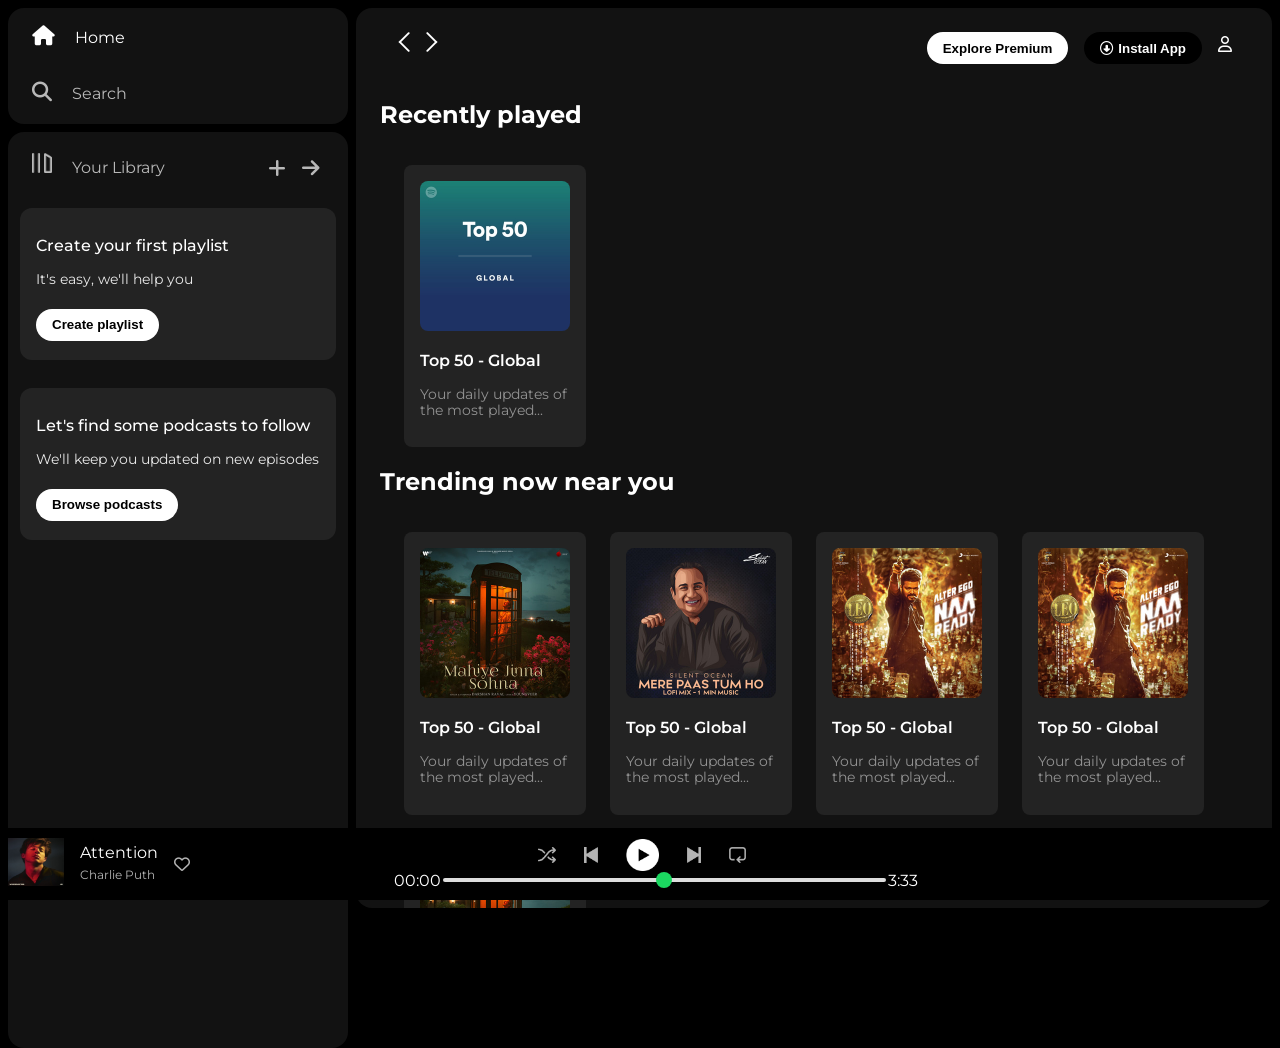
<file: index.html>
<!DOCTYPE html>
<html lang="en">
<head>
    <meta charset="UTF-8">
    <meta name="viewport" content="width=device-width, initial-scale=1.0">
    <link rel="stylesheet" href="https://cdnjs.cloudflare.com/ajax/libs/font-awesome/6.6.0/css/all.min.css" integrity="sha512-Kc323vGBEqzTmouAECnVceyQqyqdsSiqLQISBL29aUW4U/M7pSPA/gEUZQqv1cwx4OnYxTxve5UMg5GT6L4JJg==" crossorigin="anonymous" referrerpolicy="no-referrer" />
    <link rel="icon" href="./assets/logo.png">
    <title>Spotify - Web Player: Music for everyone</title>
    <link rel="stylesheet" href="style.css">
    <link rel="preconnect" href="https://fonts.googleapis.com">
    <link rel="preconnect" href="https://fonts.gstatic.com" crossorigin>
    <link href="https://fonts.googleapis.com/css2?family=Montserrat:ital,wght@0,100..900;1,100..900&display=swap" rel="stylesheet">
</head>
<body>
    <div class="main">
        <div class="sidebar">
            <div class="nav">
                <div class="nav-option" style="opacity: 1">
                    <i class="fa-solid fa-house"></i>
                    <a href="#">Home</a>
                </div>
                <div class="nav-option">
                    <i class="fa-solid fa-magnifying-glass"></i>
                    <a href="#">Search</a>
                </div>
            </div>
            <div class="library">
                <div class="options">
                    <div class="lib-option nav-option">
                        <img src="./assets/library_icon.png">
                        <a href="#">Your Library</a>
                    </div>
                    <div class="icons">
                        <i class="fa-solid fa-plus"></i>
                        <i class="fa-solid fa-arrow-right"></i>
                    </div>
                </div>
                <div class="lib-box">
                    <div class="box">
                        <p class="box-p1">Create your first playlist</p>
                        <p class="box-p2">It's easy, we'll help you</p>
                        <button class="badge">Create playlist</button>
                    </div>
                    <div class="box">
                        <p class="box-p1">Let's find some podcasts to follow</p>
                        <p class="box-p2">We'll keep you updated on new episodes</p>
                        <button class="badge">Browse podcasts</button>
                    </div>
                </div>
            </div>
        </div>
        <div class="main-content">
            <div class="sticky-nav">
                <div class="sticky-nav-icons">
                    <img src="./assets/backward_icon.png">
                    <img src="./assets/forward_icon.png" class="hide">
                </div>
                <div class="sticky-nav-options">
                    <button class="badge nav-item hide">Explore Premium</button>
                    <button class="badge nav-item dark-badge"><i class="fa-regular fa-circle-down" style="margin-right: 5px;"></i>Install App</button>
                    <i class="fa-regular fa-user nav-item"></i>
                </div>  
            </div>
            
                <h2>Recently played</h2>
                <div class="cards-container">
                    <div class="card">
                        <img src="./assets/card1img.jpeg" class="card-img">
                        <p class="card-title">Top 50 - Global</p>
                        <p class="card-info">Your daily updates of the most played...</p>
                    </div>
                </div>

                <h2>Trending now near you</h2>
                <div class="cards-container">
                    <div class="card">
                        <img src="./assets/card2img.jpeg" class="card-img">
                        <p class="card-title">Top 50 - Global</p>
                        <p class="card-info">Your daily updates of the most played...</p>
                    </div>
                    <div class="card">
                        <img src="./assets/card3img.jpeg" class="card-img">
                        <p class="card-title">Top 50 - Global</p>
                        <p class="card-info">Your daily updates of the most played...</p>
                    </div>
                    <div class="card">
                        <img src="./assets/card4img.jpeg" class="card-img">
                        <p class="card-title">Top 50 - Global</p>
                        <p class="card-info">Your daily updates of the most played...</p>
                    </div>
                    <div class="card">
                        <img src="./assets/card4img.jpeg" class="card-img">
                        <p class="card-title">Top 50 - Global</p>
                        <p class="card-info">Your daily updates of the most played...</p>
                    </div>
                    <div class="card">
                        <img src="./assets/card2img.jpeg" class="card-img">
                        <p class="card-title">Top 50 - Global</p>
                        <p class="card-info">Your daily updates of the most played...</p>
                    </div>
                </div>

                <h2>Featured Charts</h2>
                <div class="cards-container">
                    <div class="card">
                        <img src="./assets/card5img.jpeg" class="card-img">
                        <p class="card-title">Top 50 - Global</p>
                        <p class="card-info">Your daily updates of the most played...</p>
                    </div>
                    <div class="card">
                        <img src="./assets/card6img.jpeg" class="card-img">
                        <p class="card-title">Top 50 - Global</p>
                        <p class="card-info">Your daily updates of the most played...</p>
                    </div>
                    <div class="card">
                        <img src="./assets/card1img.jpeg" class="card-img">
                        <p class="card-title">Top 50 - Global</p>
                        <p class="card-info">Your daily updates of the most played...</p>
                    </div>
                </div>
                <div class="footer">
                    <div class="line"></div>
                    <div class="connect-with-me">
                        <p>Connect With Me</p>
                        <div class="social-icons">
                            <a href="https://mail.google.com/mail/?view=cm&fs=1&to=ashitajha691@gmail.com" target="_blank"><i class="fa-solid fa-envelope"></i></a>
                            <a href="https://www.linkedin.com/in/ashitajha/" target="_blank"><i class="fa-brands fa-linkedin"></i></a>
                            <a href="https://github.com/ashitajha10" target="_blank"><i class="fa-brands fa-github"></i></a>
                        </div>
                    </div>
                </div>
        </div>        
        <div class="mobile-bottom-nav">
            <div class="mobile-nav-option">
                <i class="fa-solid fa-house"></i>
                <p>Home</p>
            </div>
            <div class="mobile-nav-option">
                <i class="fa-solid fa-magnifying-glass"></i>
                <p>Search</p>
            </div>
            <div class="mobile-nav-option">
                <i class="fa-solid fa-lines-leaning"></i>
                <p>Library</p>
            </div>
        </div>
        <div class="music-player">
            <div class="album">
                <div class="cover-photo">
                    <img src="./assets/song-cover-photo.jpeg" class="song-cover-photo">
                </div>
                
                <div class="song-info">
                    <p id="song-info-p1">Attention</p>
                    <a href="https://en.wikipedia.org/wiki/Charlie_Puth" id="song-info-p2">Charlie Puth</a>
                </div>
                <div class="heart-icon">
                    <i class="fa-regular fa-heart"></i>
                </div>
               
            </div>
            <div class="player">
                <div class="player-controls">
                    <img src="./assets/player_icon1.png" class="player-control-icon hide-mobile">
                    <img src="./assets/player_icon2.png" class="player-control-icon">
                    <img src="./assets/player_icon3.png" class="player-control-icon" style="opacity: 1; height: 2rem;">
                    <img src="./assets/player_icon4.png" class="player-control-icon">
                    <img src="./assets/player_icon5.png" class="player-control-icon hide-mobile">
                </div>
                <div class="playback-bar">
                    <span class="curr-time">00:00</span>
                    <input type="range" min="0" max="100" class="progress-bar" step="1">
                    <span class="tot-time">3:33</span> 
                </div>
            </div>    
            <div class="controls">
               
            </div>
        </div>
    </div>
</body>
</html>
</file>
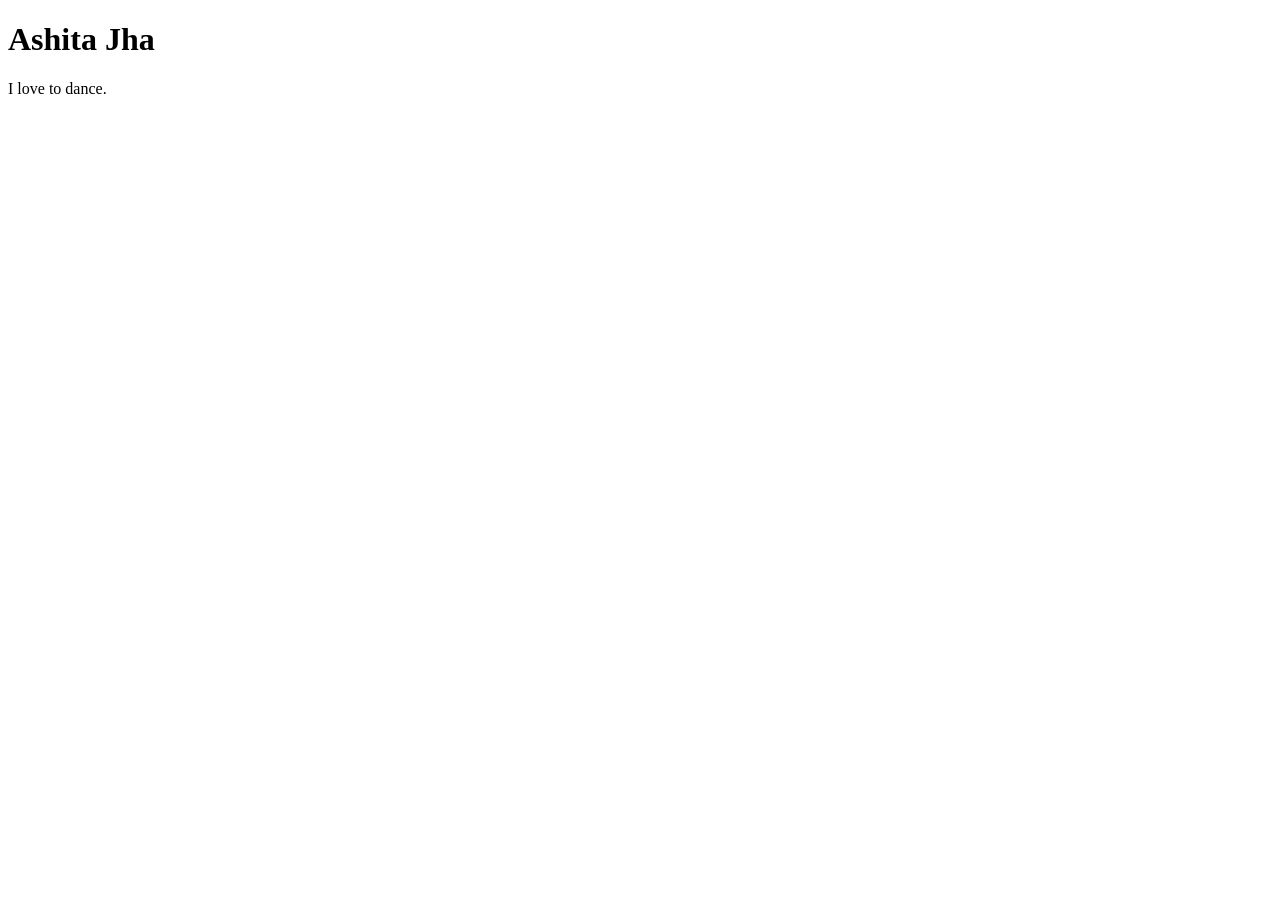
<file: assets/New folder/HTML/Portfolio/index.html>
<!DOCTYPE html>
<html lang="en">
<head>
    <meta charset="UTF-8">
    <meta name="viewport" content="width=device-width, initial-scale=1.0">
    <title>Portfolio Page</title>
</head>
<body>
    <h1>Ashita Jha</h1>
    <p>I love to dance.</p>
    
</body>
</html>
</file>
<file: style.css>
body {
   font-family: "Montserrat", sans-serif;
   margin: 0;
   background-color: black;
   color: white;
   overflow: hidden;
}

.main {
   display: flex;
   height: 100vh;
   padding: 0.5rem;
}

.sidebar {
   background-color: black;
   width: 340px;
   border-radius: 1rem;
   margin-right: 0.5rem;
}

.main-content {
   background-color: #121212;
   flex: 1;
   border-radius: 1rem;
   overflow: auto;
   padding: 0 1.5rem 0 1.5rem;
}

.music-player {
   background-color: black;
   position: fixed;
   bottom: 0px;
   width: 100%;
   height: 72px;
}

a {
   text-decoration: none;
   color: white;
}

.nav {
   background-color: #121212;
   border-radius: 1rem;
   display: flex;
   flex-direction: column;
   justify-content: center;
   height: 100px;
   padding: 0.5rem 0.75rem;
}

.nav-option {
   line-height: 2.5rem;
   opacity: 0.7;
   padding: 0.5rem 0.75rem;
}

.nav-option:hover {
   opacity: 1;
}

.nav-option i {
   font-size: 1.25rem;
}

.nav-option a {
   font-size: 1rem;
   margin-left: 1rem;
}

.library {
   background-color: #121212;
   border-radius: 1rem;
   height: 100%;
   margin-top: 0.5rem;
   padding: 0.5rem 0.75rem;
}

.options {
   display: flex;
   justify-content: space-between;
   align-items: center;
}

.lib-option img {
   height: 1.25rem;
   width: 1.25rem;
}

.icons {
   font-size: 1.25rem;
   display: flex;
}

.icons i {
   opacity: 0.7;
   margin-right: 1rem;
}

.icons i:hover {
   opacity: 1;
}

.box {
   background-color: #232323;
   height: 8rem;
   border-radius: 0.75rem;
   margin: 0.75rem 0 1.75rem 0;
   padding: 0.75rem 1rem;
}

.box-p1 {
   font-size: 1rem;
   font-weight: 500;
}

.box-p2 {
   font-size: 0.85rem;
   opacity: 0.9;
}

.badge {
   background-color: white;
   border: none;
   border-radius: 100px;
   padding: 0.25rem 1rem;
   font-weight: 700;
   margin-top: 0.5rem;
   height: 2rem;
   width: fit-content;
}

.dark-badge {
   background-color: #000;
   color: white;
}

.sticky-nav {
   position: sticky;
   top: 0;
   background-color: #121212;
   display: flex;
   justify-content: space-between;
   align-items: center;
   padding: 1rem 0 1rem 0;
   z-index: 10;
}

.sticky-nav-icons {
   margin-left: 0.75rem;
}

.sticky-nav-options {
   display: flex;
   justify-content: center;
   align-items: center;
}

.sticky-nav-options button {
   margin-right: 1rem;
}

.nav-item {
   margin-right: 1rem;
}


.mobile-bottom-nav {
   display: none;
   position: fixed;
   bottom: 72px; 
   width: 100%;
   background-color: black;
   justify-content: space-around;
   align-items: center;
   height: 60px;
   z-index: 100;
   border-top: 1px solid #232323;
}

.mobile-nav-option {
   display: flex;
   flex-direction: column;
   align-items: center;
   justify-content: center;
   opacity: 0.7;
   font-size: 0.75rem;
}

.mobile-nav-option i {
   font-size: 1.25rem;
   margin-bottom: 2px;
}

.mobile-nav-option p {
   margin: 0;
}


@media (max-width: 1024px) {
   .sidebar {
      width: 250px;
   }
   .card {
       width: 130px;
       margin-left: 1rem;
   }
}

@media (max-width: 768px) {
   .sidebar {
      width: 70px;
      padding: 0.5rem;
   }
   .sidebar .nav-option a, 
   .sidebar .lib-option a, 
   .sidebar .box, 
   .sidebar .icons,
   .sidebar .box-p1,
   .sidebar .box-p2,
   .sidebar .badge {
      display: none;
   }
   .sidebar .nav-option, .sidebar .lib-option {
       padding: 0.75rem 0;
       display: flex;
       justify-content: center;
   }
   .sidebar .nav-option i, .sidebar .lib-option img {
       font-size: 1.5rem;
       margin-left: 0;
   }
   .main-content {
       padding: 0 1rem;
   }
}

@media (max-width: 480px) {
   .sidebar {
      display: none;
   }
   .mobile-bottom-nav {
      display: flex;
   }
   .main {
       padding: 0;
   }
   .main-content {
       padding: 0 0.75rem;
       margin-bottom: 132px; 
   }
   .sticky-nav {
       padding: 0.75rem 0;
   }
   .hide {
      display: none;
   }
   .card {
       width: calc(50% - 1rem);
       margin: 0.5rem;
       padding: 0.75rem;
   }
   h2 {
       font-size: 1.25rem;
       margin-left: 0.5rem;
   }
   .cards-container {
       justify-content: flex-start;
       padding: 0 0.25rem;
   }
   .sticky-nav-icons {
       margin-left: 0.25rem;
   }
   .music-player {
       height: 70px;
   }
   .mobile-bottom-nav {
       bottom: 70px;
   }
   .hide-mobile {
       display: none;
   }
   .album {
       width: 50%;
   }
   .player {
       width: 50%;
   }
   .player-control-icon {
       margin-right: 1rem;
   }
   .controls {
       display: none;
   }
   .playback-bar {
       display: none; 
   }
   #song-info-p1 {
       font-size: 14px;
   }
   #song-info-p2 {
       font-size: 10px;
   }
}


.card {
   background-color: #232323;
   width: 150px;
   border-radius: 0.5rem;
   padding: 1rem;
   margin-left: 1.5rem;
   margin-top: 1rem;
}

.cards-container {
   display: flex;
   flex-wrap: wrap;
}

.card-img {
   width: 100%;
   border-radius: 0.5rem;
}

.card-title {
   font-weight: 600;
}

.card-info {
   font-size: 0.85rem;
   opacity: 0.5;
}

.footer {
   height: 300px;
   display: flex;
   flex-direction: column;
   align-items: center;
   justify-content: center;
}

.line {
   width: 90%;
   border-top: 1px solid white;
   opacity: 0.4;
   margin-bottom: 2rem;
}

.connect-with-me {
   text-align: center;
}

.connect-with-me p {
   font-weight: 700;
   font-size: 1.25rem;
   margin-bottom: 1.5rem;
   opacity: 0.8;
}

.social-icons {
   display: flex;
   gap: 2.5rem;
   justify-content: center;
}

.social-icons a {
   font-size: 2rem;
   opacity: 0.7;
   transition: all 0.3s ease;
}

.social-icons a:hover {
   opacity: 1;
   transform: scale(1.15);
   color: #1bd760;
}

.music-player { 
   display: flex;
   justify-content: space-between;
   align-items: center;
}

.album {
   width: 25%;
}

.player {
   width: 50%;
}

.controls {
   width: 25%;
}

.player-controls {
   display: flex;
   justify-content: center;
   align-items: center;
}

.player-control-icon {
   height: 1rem;
   margin-right: 1.75rem;
   opacity: 0.7;
} 

.player-control-icon:hover {
   opacity: 1;
}

.playback-bar {
   display: flex;
   justify-content: center;
   align-items: center;
}

.progress-bar {
   width: 70%;
   appearance: none;
   background-color: transparent;
   cursor: pointer;
}

.progress-bar::-webkit-slider-runnable-track {
   background-color: #ddd;
   border-radius: 100px;
   height: 0.2rem;
}

.progress-bar::-webkit-slider-thumb {
   appearance: none;
   height: 1rem;
   width: 1rem;
   background-color: #1bd760;
   border-radius: 50%;
   margin-top: -6px;
}

.album {
   display: flex;
   align-items: center;
   padding-right: 1rem;
}

.song-cover-photo {
   height: 3rem;
   width: 3.5rem;
   margin-right: 1rem;
}

.song-info {
   margin-right: 1rem;
   line-height: 0.3rem;
   margin-bottom: 1rem;
}

#song-info-p1 {
   font-size: 16px;
}

#song-info-p2 {
   font-size: 12px;
   opacity: 0.7;
} 

#song-info-p2:hover {
   text-decoration: underline;
   opacity: 1;
}

.heart-icon {
   opacity: 0.7;
}

.heart-icon:hover {
   opacity: 1;
   cursor: pointer;
}
</file>
